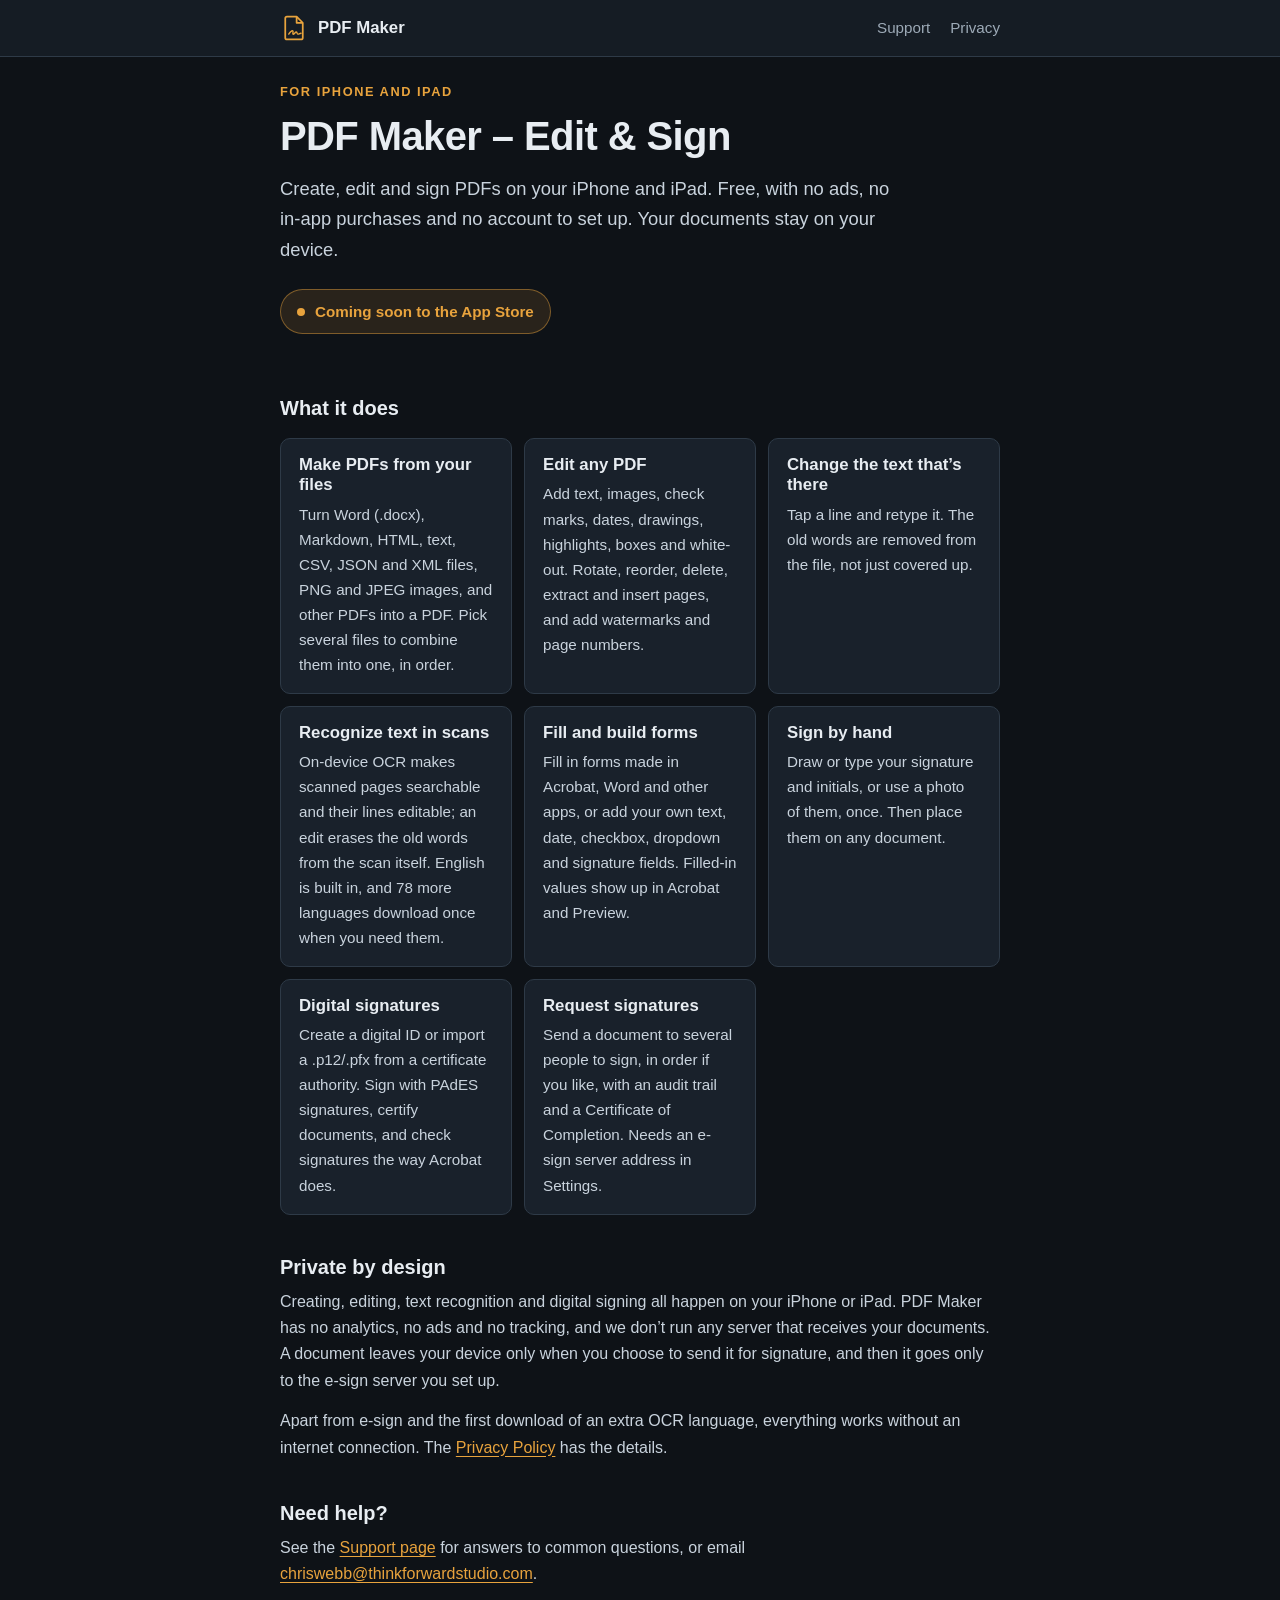
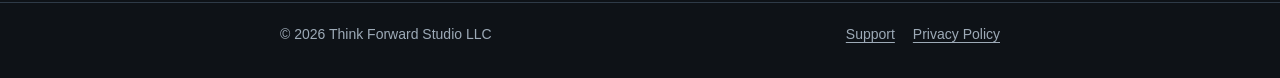
<file: index.html>
<!DOCTYPE html>
<html lang="en">
<head>
<meta charset="UTF-8">
<meta name="viewport" content="width=device-width, initial-scale=1.0">
<title>PDF Maker &ndash; Edit &amp; Sign</title>
<meta name="description" content="Create, edit and sign PDFs on iPhone and iPad. Free, no ads, and your documents stay on your device. By Think Forward Studio LLC.">
<meta name="theme-color" content="#0e1217">
<link rel="icon" href="data:image/svg+xml,%3Csvg xmlns='http://www.w3.org/2000/svg' viewBox='0 0 32 32'%3E%3Crect width='32' height='32' rx='7' fill='%230e1217'/%3E%3Cpath d='M10 5h9l6 6v14a2 2 0 0 1-2 2H10a2 2 0 0 1-2-2V7a2 2 0 0 1 2-2z' fill='none' stroke='%23e8a33d' stroke-width='2' stroke-linejoin='round'/%3E%3C/svg%3E">
<link rel="stylesheet" href="style.css">
</head>
<body>
<header class="site-header">
  <div class="wrap">
    <a class="brand" href="index.html">
      <svg class="mark" viewBox="0 0 32 32" aria-hidden="true"><path d="M8 3h11l7 7v17a2 2 0 0 1-2 2H8a2 2 0 0 1-2-2V5a2 2 0 0 1 2-2z" fill="none" stroke="currentColor" stroke-width="2" stroke-linejoin="round"/><path d="M19 3v7h7" fill="none" stroke="currentColor" stroke-width="2" stroke-linejoin="round"/><path d="M10 23c2-3 3.5-4.2 4.6-3.8 1.3.5-.9 3.5.4 3.9 1.1.4 2.4-2.7 3.7-2.5 1.1.2.6 2.2 1.7 2.4.9.2 1.9-.8 3.6-1" fill="none" stroke="currentColor" stroke-width="1.6" stroke-linecap="round" stroke-linejoin="round"/></svg>
      PDF Maker
    </a>
    <nav class="site-nav" aria-label="Site">
      <a href="support.html">Support</a>
      <a href="privacy.html">Privacy</a>
    </nav>
  </div>
</header>

<main class="wrap">
  <section class="hero">
    <p class="kicker">For iPhone and iPad</p>
    <h1>PDF Maker &ndash; Edit &amp; Sign</h1>
    <p class="lede">Create, edit and sign PDFs on your iPhone and iPad. Free, with no ads, no in-app purchases and no account to set up. Your documents stay on your device.</p>
    <p><span class="badge">Coming soon to the App Store</span></p>
  </section>

  <h2>What it does</h2>
  <div class="features">
    <div class="feature">
      <h3>Make PDFs from your files</h3>
      <p>Turn Word (.docx), Markdown, HTML, text, CSV, JSON and XML files, PNG and JPEG images, and other PDFs into a PDF. Pick several files to combine them into one, in order.</p>
    </div>
    <div class="feature">
      <h3>Edit any PDF</h3>
      <p>Add text, images, check marks, dates, drawings, highlights, boxes and white-out. Rotate, reorder, delete, extract and insert pages, and add watermarks and page numbers.</p>
    </div>
    <div class="feature">
      <h3>Change the text that&rsquo;s there</h3>
      <p>Tap a line and retype it. The old words are removed from the file, not just covered up.</p>
    </div>
    <div class="feature">
      <h3>Recognize text in scans</h3>
      <p>On-device OCR makes scanned pages searchable and their lines editable; an edit erases the old words from the scan itself. English is built in, and 78 more languages download once when you need them.</p>
    </div>
    <div class="feature">
      <h3>Fill and build forms</h3>
      <p>Fill in forms made in Acrobat, Word and other apps, or add your own text, date, checkbox, dropdown and signature fields. Filled-in values show up in Acrobat and Preview.</p>
    </div>
    <div class="feature">
      <h3>Sign by hand</h3>
      <p>Draw or type your signature and initials, or use a photo of them, once. Then place them on any document.</p>
    </div>
    <div class="feature">
      <h3>Digital signatures</h3>
      <p>Create a digital ID or import a .p12/.pfx from a certificate authority. Sign with PAdES signatures, certify documents, and check signatures the way Acrobat does.</p>
    </div>
    <div class="feature">
      <h3>Request signatures</h3>
      <p>Send a document to several people to sign, in order if you like, with an audit trail and a Certificate of Completion. Needs an e-sign server address in Settings.</p>
    </div>
  </div>

  <h2>Private by design</h2>
  <p>Creating, editing, text recognition and digital signing all happen on your iPhone or iPad. PDF Maker has no analytics, no ads and no tracking, and we don&rsquo;t run any server that receives your documents. A document leaves your device only when you choose to send it for signature, and then it goes only to the e-sign server you set up.</p>
  <p>Apart from e-sign and the first download of an extra OCR language, everything works without an internet connection. The <a href="privacy.html">Privacy Policy</a> has the details.</p>

  <h2>Need help?</h2>
  <p>See the <a href="support.html">Support page</a> for answers to common questions, or email <a href="mailto:chriswebb@thinkforwardstudio.com">chriswebb@thinkforwardstudio.com</a>.</p>
</main>

<footer class="site-footer">
  <div class="wrap">
    <p>&copy; 2026 Think Forward Studio LLC</p>
    <nav aria-label="Footer">
      <a href="support.html">Support</a>
      <a href="privacy.html">Privacy Policy</a>
    </nav>
  </div>
</footer>
</body>
</html>
</file>
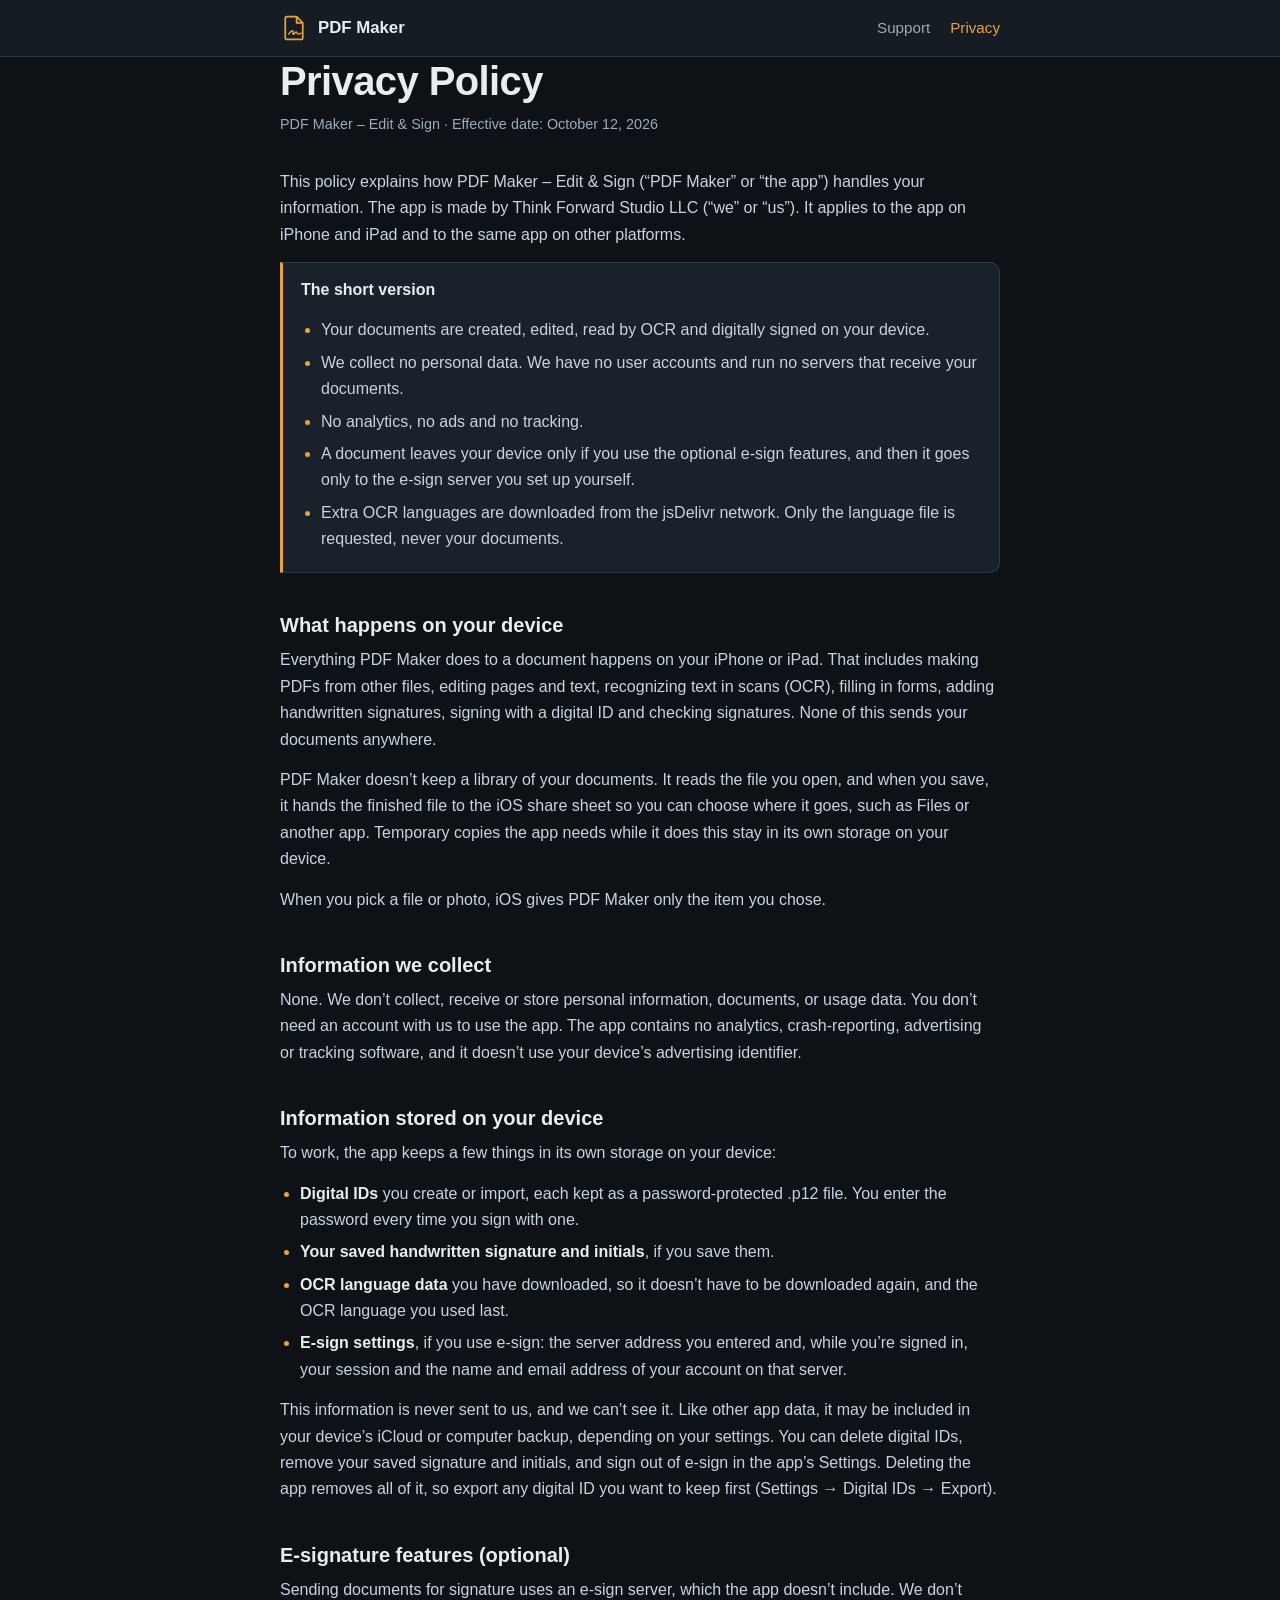
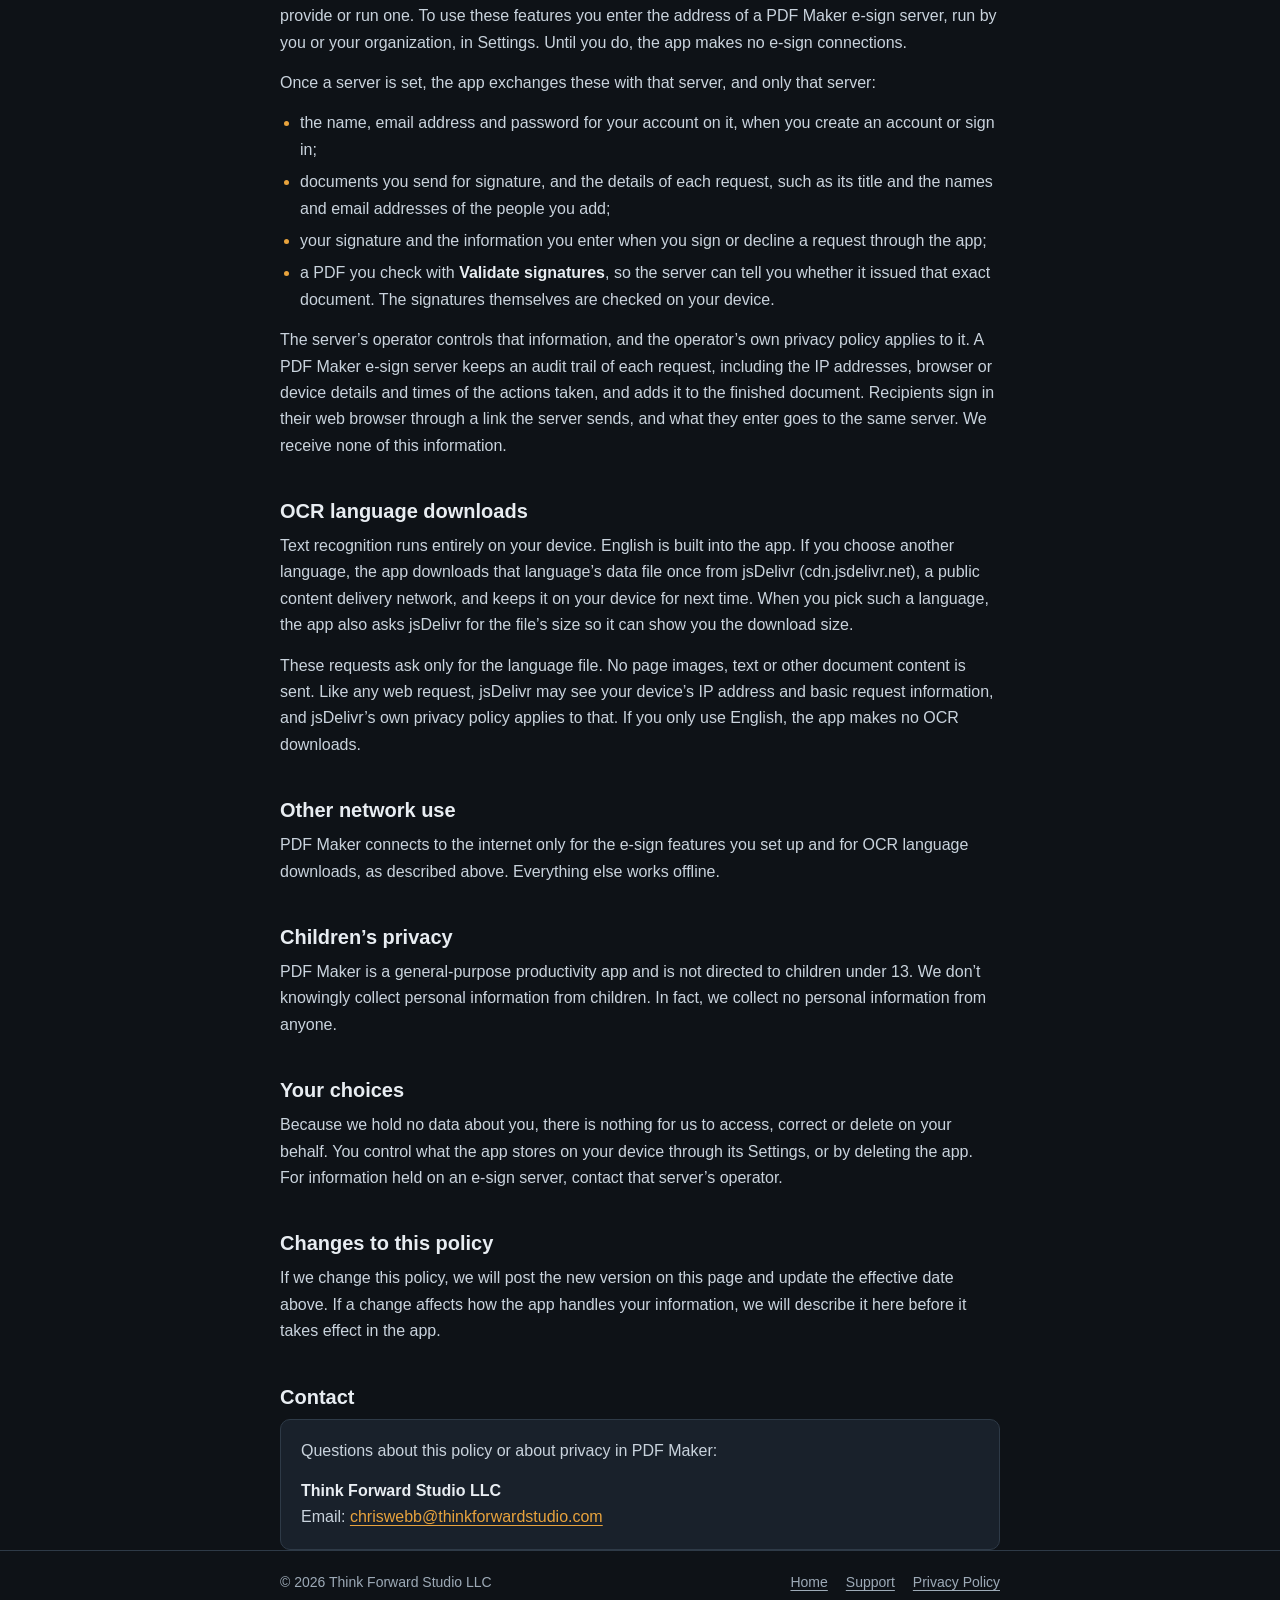
<file: privacy.html>
<!DOCTYPE html>
<html lang="en">
<head>
<meta charset="UTF-8">
<meta name="viewport" content="width=device-width, initial-scale=1.0">
<title>PDF Maker &ndash; Privacy Policy</title>
<meta name="description" content="Privacy Policy for PDF Maker &ndash; Edit &amp; Sign by Think Forward Studio LLC.">
<meta name="theme-color" content="#0e1217">
<link rel="icon" href="data:image/svg+xml,%3Csvg xmlns='http://www.w3.org/2000/svg' viewBox='0 0 32 32'%3E%3Crect width='32' height='32' rx='7' fill='%230e1217'/%3E%3Cpath d='M10 5h9l6 6v14a2 2 0 0 1-2 2H10a2 2 0 0 1-2-2V7a2 2 0 0 1 2-2z' fill='none' stroke='%23e8a33d' stroke-width='2' stroke-linejoin='round'/%3E%3C/svg%3E">
<link rel="stylesheet" href="style.css">
</head>
<body>
<header class="site-header">
  <div class="wrap">
    <a class="brand" href="index.html">
      <svg class="mark" viewBox="0 0 32 32" aria-hidden="true"><path d="M8 3h11l7 7v17a2 2 0 0 1-2 2H8a2 2 0 0 1-2-2V5a2 2 0 0 1 2-2z" fill="none" stroke="currentColor" stroke-width="2" stroke-linejoin="round"/><path d="M19 3v7h7" fill="none" stroke="currentColor" stroke-width="2" stroke-linejoin="round"/><path d="M10 23c2-3 3.5-4.2 4.6-3.8 1.3.5-.9 3.5.4 3.9 1.1.4 2.4-2.7 3.7-2.5 1.1.2.6 2.2 1.7 2.4.9.2 1.9-.8 3.6-1" fill="none" stroke="currentColor" stroke-width="1.6" stroke-linecap="round" stroke-linejoin="round"/></svg>
      PDF Maker
    </a>
    <nav class="site-nav" aria-label="Site">
      <a href="support.html">Support</a>
      <a href="privacy.html" aria-current="page">Privacy</a>
    </nav>
  </div>
</header>

<main class="wrap">
  <h1>Privacy Policy</h1>
  <p class="meta">PDF Maker &ndash; Edit &amp; Sign &middot; Effective date: October 12, 2026</p>

  <p>This policy explains how PDF Maker &ndash; Edit &amp; Sign (&ldquo;PDF Maker&rdquo; or &ldquo;the app&rdquo;) handles your information. The app is made by Think Forward Studio LLC (&ldquo;we&rdquo; or &ldquo;us&rdquo;). It applies to the app on iPhone and iPad and to the same app on other platforms.</p>

  <div class="note">
    <p><strong>The short version</strong></p>
    <ul>
      <li>Your documents are created, edited, read by OCR and digitally signed on your device.</li>
      <li>We collect no personal data. We have no user accounts and run no servers that receive your documents.</li>
      <li>No analytics, no ads and no tracking.</li>
      <li>A document leaves your device only if you use the optional e-sign features, and then it goes only to the e-sign server you set up yourself.</li>
      <li>Extra OCR languages are downloaded from the jsDelivr network. Only the language file is requested, never your documents.</li>
    </ul>
  </div>

  <h2>What happens on your device</h2>
  <p>Everything PDF Maker does to a document happens on your iPhone or iPad. That includes making PDFs from other files, editing pages and text, recognizing text in scans (OCR), filling in forms, adding handwritten signatures, signing with a digital ID and checking signatures. None of this sends your documents anywhere.</p>
  <p>PDF Maker doesn&rsquo;t keep a library of your documents. It reads the file you open, and when you save, it hands the finished file to the iOS share sheet so you can choose where it goes, such as Files or another app. Temporary copies the app needs while it does this stay in its own storage on your device.</p>
  <p>When you pick a file or photo, iOS gives PDF Maker only the item you chose.</p>

  <h2>Information we collect</h2>
  <p>None. We don&rsquo;t collect, receive or store personal information, documents, or usage data. You don&rsquo;t need an account with us to use the app. The app contains no analytics, crash-reporting, advertising or tracking software, and it doesn&rsquo;t use your device&rsquo;s advertising identifier.</p>

  <h2>Information stored on your device</h2>
  <p>To work, the app keeps a few things in its own storage on your device:</p>
  <ul>
    <li><strong>Digital IDs</strong> you create or import, each kept as a password-protected .p12 file. You enter the password every time you sign with one.</li>
    <li><strong>Your saved handwritten signature and initials</strong>, if you save them.</li>
    <li><strong>OCR language data</strong> you have downloaded, so it doesn&rsquo;t have to be downloaded again, and the OCR language you used last.</li>
    <li><strong>E-sign settings</strong>, if you use e-sign: the server address you entered and, while you&rsquo;re signed in, your session and the name and email address of your account on that server.</li>
  </ul>
  <p>This information is never sent to us, and we can&rsquo;t see it. Like other app data, it may be included in your device&rsquo;s iCloud or computer backup, depending on your settings. You can delete digital IDs, remove your saved signature and initials, and sign out of e-sign in the app&rsquo;s Settings. Deleting the app removes all of it, so export any digital ID you want to keep first (Settings &rarr; Digital IDs &rarr; Export).</p>

  <h2>E-signature features (optional)</h2>
  <p>Sending documents for signature uses an e-sign server, which the app doesn&rsquo;t include. We don&rsquo;t provide or run one. To use these features you enter the address of a PDF Maker e-sign server, run by you or your organization, in Settings. Until you do, the app makes no e-sign connections.</p>
  <p>Once a server is set, the app exchanges these with that server, and only that server:</p>
  <ul>
    <li>the name, email address and password for your account on it, when you create an account or sign in;</li>
    <li>documents you send for signature, and the details of each request, such as its title and the names and email addresses of the people you add;</li>
    <li>your signature and the information you enter when you sign or decline a request through the app;</li>
    <li>a PDF you check with <strong>Validate signatures</strong>, so the server can tell you whether it issued that exact document. The signatures themselves are checked on your device.</li>
  </ul>
  <p>The server&rsquo;s operator controls that information, and the operator&rsquo;s own privacy policy applies to it. A PDF Maker e-sign server keeps an audit trail of each request, including the IP addresses, browser or device details and times of the actions taken, and adds it to the finished document. Recipients sign in their web browser through a link the server sends, and what they enter goes to the same server. We receive none of this information.</p>

  <h2>OCR language downloads</h2>
  <p>Text recognition runs entirely on your device. English is built into the app. If you choose another language, the app downloads that language&rsquo;s data file once from jsDelivr (cdn.jsdelivr.net), a public content delivery network, and keeps it on your device for next time. When you pick such a language, the app also asks jsDelivr for the file&rsquo;s size so it can show you the download size.</p>
  <p>These requests ask only for the language file. No page images, text or other document content is sent. Like any web request, jsDelivr may see your device&rsquo;s IP address and basic request information, and jsDelivr&rsquo;s own privacy policy applies to that. If you only use English, the app makes no OCR downloads.</p>

  <h2>Other network use</h2>
  <p>PDF Maker connects to the internet only for the e-sign features you set up and for OCR language downloads, as described above. Everything else works offline.</p>

  <h2>Children&rsquo;s privacy</h2>
  <p>PDF Maker is a general-purpose productivity app and is not directed to children under 13. We don&rsquo;t knowingly collect personal information from children. In fact, we collect no personal information from anyone.</p>

  <h2>Your choices</h2>
  <p>Because we hold no data about you, there is nothing for us to access, correct or delete on your behalf. You control what the app stores on your device through its Settings, or by deleting the app. For information held on an e-sign server, contact that server&rsquo;s operator.</p>

  <h2>Changes to this policy</h2>
  <p>If we change this policy, we will post the new version on this page and update the effective date above. If a change affects how the app handles your information, we will describe it here before it takes effect in the app.</p>

  <h2>Contact</h2>
  <div class="contact">
    <p>Questions about this policy or about privacy in PDF Maker:</p>
    <p><strong>Think Forward Studio LLC</strong><br>
    Email: <a href="mailto:chriswebb@thinkforwardstudio.com">chriswebb@thinkforwardstudio.com</a></p>
  </div>
</main>

<footer class="site-footer">
  <div class="wrap">
    <p>&copy; 2026 Think Forward Studio LLC</p>
    <nav aria-label="Footer">
      <a href="index.html">Home</a>
      <a href="support.html">Support</a>
      <a href="privacy.html">Privacy Policy</a>
    </nav>
  </div>
</footer>
</body>
</html>
</file>
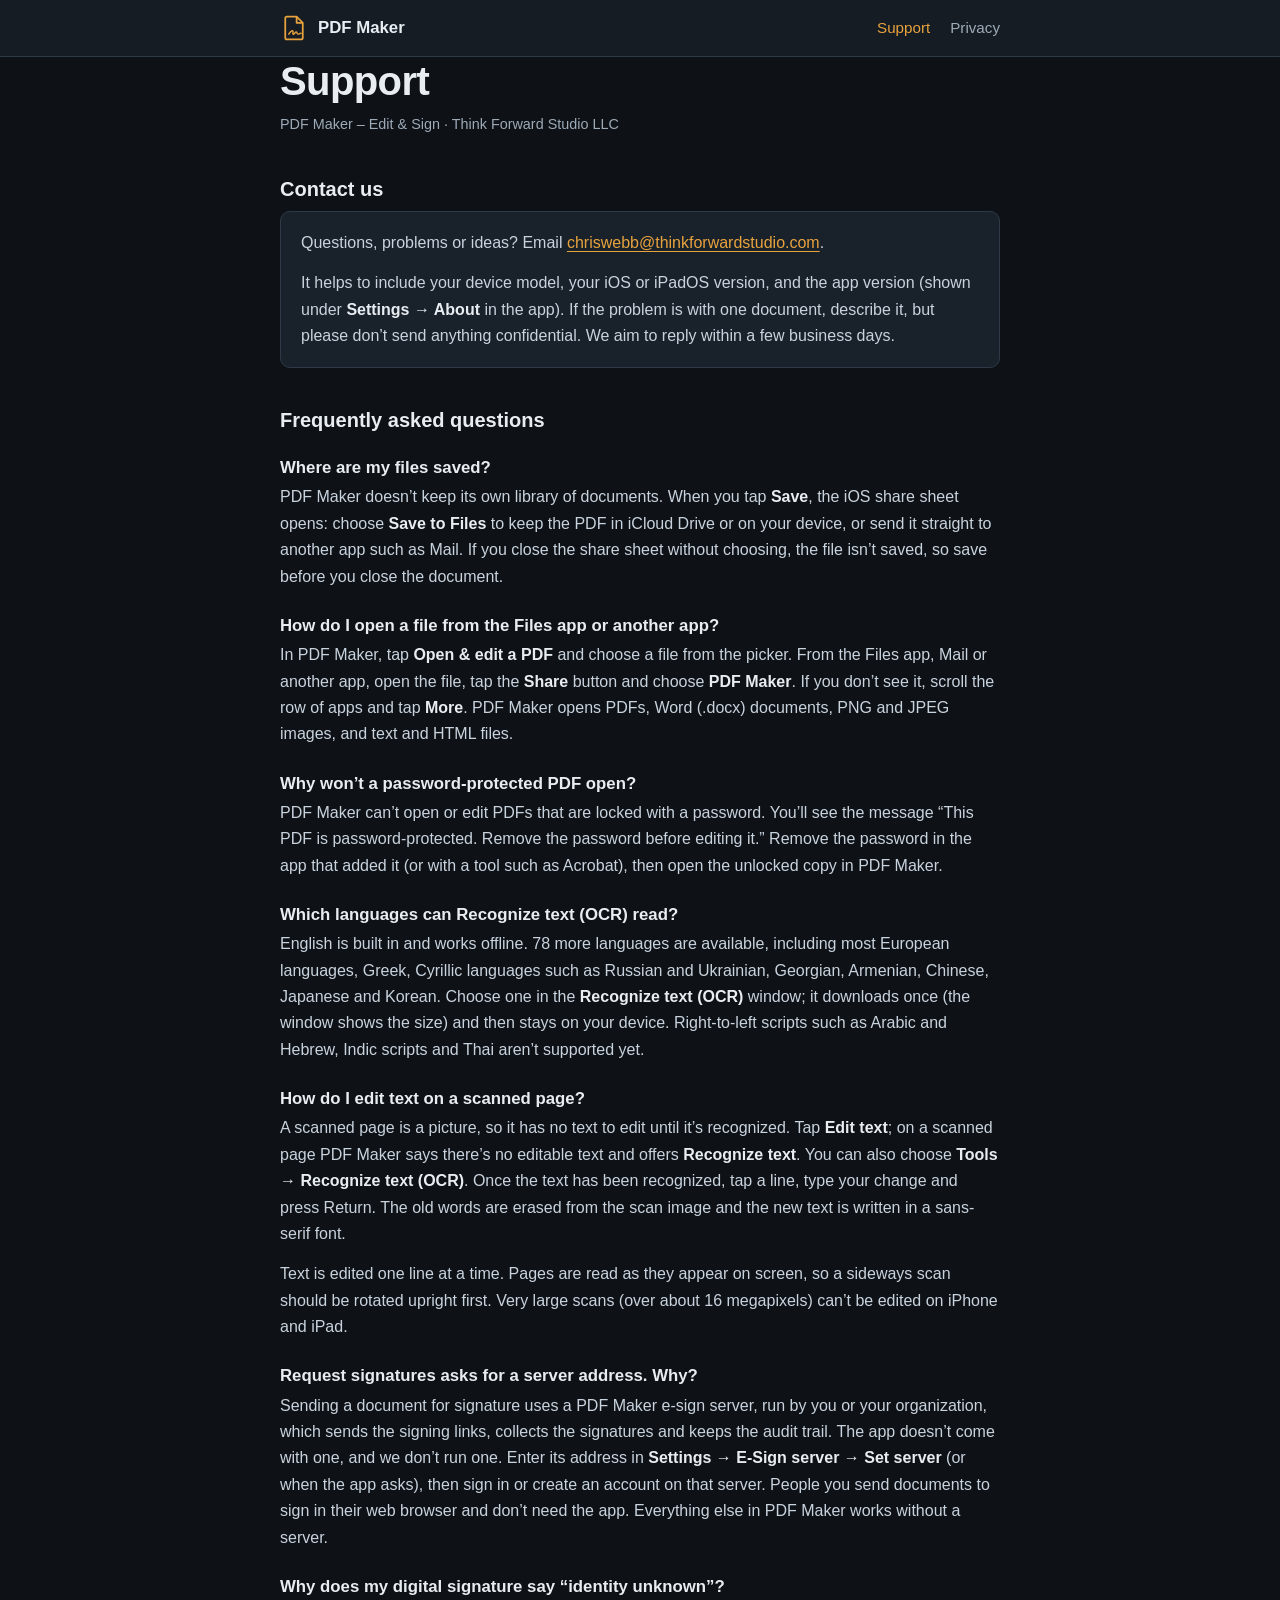
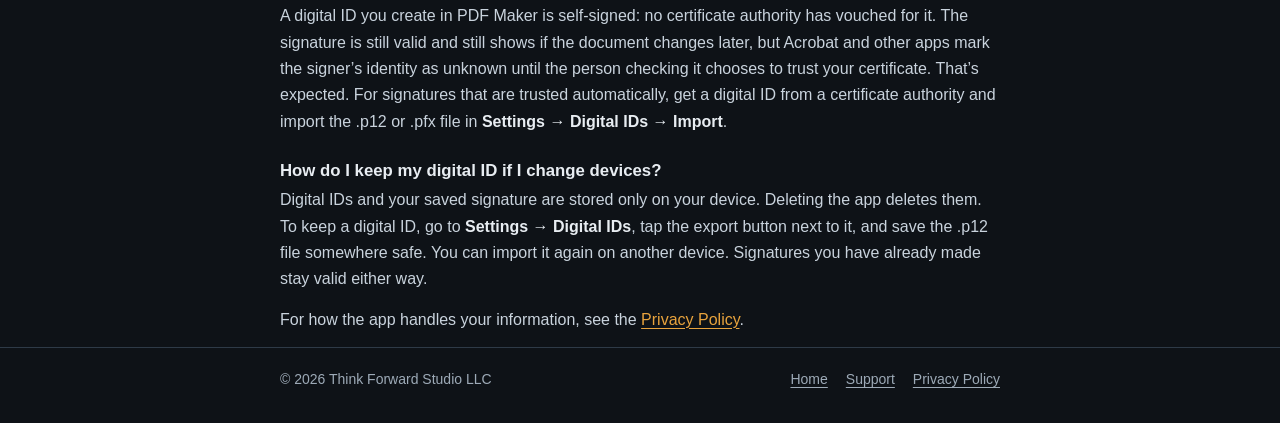
<file: support.html>
<!DOCTYPE html>
<html lang="en">
<head>
<meta charset="UTF-8">
<meta name="viewport" content="width=device-width, initial-scale=1.0">
<title>PDF Maker &ndash; Support</title>
<meta name="description" content="Help and frequently asked questions for PDF Maker &ndash; Edit &amp; Sign by Think Forward Studio LLC.">
<meta name="theme-color" content="#0e1217">
<link rel="icon" href="data:image/svg+xml,%3Csvg xmlns='http://www.w3.org/2000/svg' viewBox='0 0 32 32'%3E%3Crect width='32' height='32' rx='7' fill='%230e1217'/%3E%3Cpath d='M10 5h9l6 6v14a2 2 0 0 1-2 2H10a2 2 0 0 1-2-2V7a2 2 0 0 1 2-2z' fill='none' stroke='%23e8a33d' stroke-width='2' stroke-linejoin='round'/%3E%3C/svg%3E">
<link rel="stylesheet" href="style.css">
</head>
<body>
<header class="site-header">
  <div class="wrap">
    <a class="brand" href="index.html">
      <svg class="mark" viewBox="0 0 32 32" aria-hidden="true"><path d="M8 3h11l7 7v17a2 2 0 0 1-2 2H8a2 2 0 0 1-2-2V5a2 2 0 0 1 2-2z" fill="none" stroke="currentColor" stroke-width="2" stroke-linejoin="round"/><path d="M19 3v7h7" fill="none" stroke="currentColor" stroke-width="2" stroke-linejoin="round"/><path d="M10 23c2-3 3.5-4.2 4.6-3.8 1.3.5-.9 3.5.4 3.9 1.1.4 2.4-2.7 3.7-2.5 1.1.2.6 2.2 1.7 2.4.9.2 1.9-.8 3.6-1" fill="none" stroke="currentColor" stroke-width="1.6" stroke-linecap="round" stroke-linejoin="round"/></svg>
      PDF Maker
    </a>
    <nav class="site-nav" aria-label="Site">
      <a href="support.html" aria-current="page">Support</a>
      <a href="privacy.html">Privacy</a>
    </nav>
  </div>
</header>

<main class="wrap">
  <h1>Support</h1>
  <p class="meta">PDF Maker &ndash; Edit &amp; Sign &middot; Think Forward Studio LLC</p>

  <h2>Contact us</h2>
  <div class="contact">
    <p>Questions, problems or ideas? Email <a href="mailto:chriswebb@thinkforwardstudio.com">chriswebb@thinkforwardstudio.com</a>.</p>
    <p>It helps to include your device model, your iOS or iPadOS version, and the app version (shown under <strong>Settings &rarr; About</strong> in the app). If the problem is with one document, describe it, but please don&rsquo;t send anything confidential. We aim to reply within a few business days.</p>
  </div>

  <h2>Frequently asked questions</h2>

  <h3>Where are my files saved?</h3>
  <p>PDF Maker doesn&rsquo;t keep its own library of documents. When you tap <strong>Save</strong>, the iOS share sheet opens: choose <strong>Save to Files</strong> to keep the PDF in iCloud Drive or on your device, or send it straight to another app such as Mail. If you close the share sheet without choosing, the file isn&rsquo;t saved, so save before you close the document.</p>

  <h3>How do I open a file from the Files app or another app?</h3>
  <p>In PDF Maker, tap <strong>Open &amp; edit a PDF</strong> and choose a file from the picker. From the Files app, Mail or another app, open the file, tap the <strong>Share</strong> button and choose <strong>PDF Maker</strong>. If you don&rsquo;t see it, scroll the row of apps and tap <strong>More</strong>. PDF Maker opens PDFs, Word (.docx) documents, PNG and JPEG images, and text and HTML files.</p>

  <h3>Why won&rsquo;t a password-protected PDF open?</h3>
  <p>PDF Maker can&rsquo;t open or edit PDFs that are locked with a password. You&rsquo;ll see the message &ldquo;This PDF is password-protected. Remove the password before editing it.&rdquo; Remove the password in the app that added it (or with a tool such as Acrobat), then open the unlocked copy in PDF Maker.</p>

  <h3>Which languages can Recognize text (OCR) read?</h3>
  <p>English is built in and works offline. 78 more languages are available, including most European languages, Greek, Cyrillic languages such as Russian and Ukrainian, Georgian, Armenian, Chinese, Japanese and Korean. Choose one in the <strong>Recognize text (OCR)</strong> window; it downloads once (the window shows the size) and then stays on your device. Right-to-left scripts such as Arabic and Hebrew, Indic scripts and Thai aren&rsquo;t supported yet.</p>

  <h3>How do I edit text on a scanned page?</h3>
  <p>A scanned page is a picture, so it has no text to edit until it&rsquo;s recognized. Tap <strong>Edit text</strong>; on a scanned page PDF Maker says there&rsquo;s no editable text and offers <strong>Recognize text</strong>. You can also choose <strong>Tools &rarr; Recognize text (OCR)</strong>. Once the text has been recognized, tap a line, type your change and press Return. The old words are erased from the scan image and the new text is written in a sans-serif font.</p>
  <p>Text is edited one line at a time. Pages are read as they appear on screen, so a sideways scan should be rotated upright first. Very large scans (over about 16 megapixels) can&rsquo;t be edited on iPhone and iPad.</p>

  <h3>Request signatures asks for a server address. Why?</h3>
  <p>Sending a document for signature uses a PDF Maker e-sign server, run by you or your organization, which sends the signing links, collects the signatures and keeps the audit trail. The app doesn&rsquo;t come with one, and we don&rsquo;t run one. Enter its address in <strong>Settings &rarr; E-Sign server &rarr; Set server</strong> (or when the app asks), then sign in or create an account on that server. People you send documents to sign in their web browser and don&rsquo;t need the app. Everything else in PDF Maker works without a server.</p>

  <h3>Why does my digital signature say &ldquo;identity unknown&rdquo;?</h3>
  <p>A digital ID you create in PDF Maker is self-signed: no certificate authority has vouched for it. The signature is still valid and still shows if the document changes later, but Acrobat and other apps mark the signer&rsquo;s identity as unknown until the person checking it chooses to trust your certificate. That&rsquo;s expected. For signatures that are trusted automatically, get a digital ID from a certificate authority and import the .p12 or .pfx file in <strong>Settings &rarr; Digital IDs &rarr; Import</strong>.</p>

  <h3>How do I keep my digital ID if I change devices?</h3>
  <p>Digital IDs and your saved signature are stored only on your device. Deleting the app deletes them. To keep a digital ID, go to <strong>Settings &rarr; Digital IDs</strong>, tap the export button next to it, and save the .p12 file somewhere safe. You can import it again on another device. Signatures you have already made stay valid either way.</p>

  <p>For how the app handles your information, see the <a href="privacy.html">Privacy Policy</a>.</p>
</main>

<footer class="site-footer">
  <div class="wrap">
    <p>&copy; 2026 Think Forward Studio LLC</p>
    <nav aria-label="Footer">
      <a href="index.html">Home</a>
      <a href="support.html">Support</a>
      <a href="privacy.html">Privacy Policy</a>
    </nav>
  </div>
</footer>
</body>
</html>
</file>
<file: style.css>
/* PDF Maker – Edit & Sign: support site. Dark with a gold accent, matching the app. */
:root {
  --bg: #0e1217;
  --surface: #151c24;
  --surface-2: #19212b;
  --border: #2e3a47;
  --text: #e8edf2;
  --text-2: #c9d3dd;
  --text-3: #9daab7;
  --gold: #e8a33d;
  --gold-hover: #f2b95c;
  --gold-soft: rgb(232 163 61 / 12%);
  --gold-line: rgb(232 163 61 / 45%);
  --radius: 10px;
  --font: -apple-system, BlinkMacSystemFont, "Segoe UI", Roboto, "Helvetica Neue", Arial, sans-serif;
  color-scheme: dark;
}

* { box-sizing: border-box; }

html { -webkit-text-size-adjust: 100%; }

body {
  margin: 0;
  font-family: var(--font);
  font-size: 1rem;
  line-height: 1.65;
  color: var(--text-2);
  background: var(--bg);
}

.wrap {
  max-width: 760px;
  margin: 0 auto;
  padding: 0 20px;
}

/* Header */
.site-header {
  border-bottom: 1px solid var(--border);
  background: var(--surface);
}
.site-header .wrap {
  display: flex;
  flex-wrap: wrap;
  align-items: center;
  justify-content: space-between;
  gap: 8px 20px;
  padding-top: 14px;
  padding-bottom: 14px;
}
.brand {
  display: inline-flex;
  align-items: center;
  gap: 10px;
  color: var(--text);
  font-weight: 650;
  font-size: 1.05rem;
  text-decoration: none;
}
.brand:hover { color: var(--text); }
.mark { width: 28px; height: 28px; color: var(--gold); flex: none; }
.site-nav { display: flex; gap: 20px; }
.site-nav a {
  color: var(--text-3);
  text-decoration: none;
  font-size: .95rem;
}
.site-nav a:hover { color: var(--text); }
.site-nav a[aria-current="page"] { color: var(--gold); }

/* Content */
main { padding: 40px 0 56px; }

h1, h2, h3 { color: var(--text); line-height: 1.2; }
h1 {
  font-size: clamp(1.8rem, 6vw, 2.5rem);
  letter-spacing: -0.015em;
  margin: 0 0 8px;
}
h2 { font-size: 1.25rem; margin: 40px 0 10px; }
h3 { font-size: 1.05rem; margin: 26px 0 6px; }
p { margin: 0 0 14px; }
strong { color: var(--text); font-weight: 600; }
ul { margin: 0 0 14px; padding-left: 1.25em; }
li { margin: 6px 0; }
li::marker { color: var(--gold); }

a { color: var(--gold); text-underline-offset: 3px; }
a:hover { color: var(--gold-hover); }
a:focus-visible { outline: 2px solid var(--gold); outline-offset: 3px; border-radius: 2px; }

.meta { color: var(--text-3); font-size: .9rem; margin: 0 0 32px; }

.kicker {
  color: var(--gold);
  font-size: .8rem;
  font-weight: 650;
  letter-spacing: .12em;
  text-transform: uppercase;
  margin: 0 0 10px;
}

/* Home page */
.hero { padding: 24px 0 8px; }
.lede {
  font-size: 1.15rem;
  color: var(--text-2);
  max-width: 34em;
  margin: 14px 0 24px;
}
.badge {
  display: inline-flex;
  align-items: center;
  gap: 10px;
  padding: 9px 16px;
  border: 1px solid var(--gold-line);
  border-radius: 999px;
  background: var(--gold-soft);
  color: var(--gold);
  font-weight: 600;
  font-size: .95rem;
}
.badge::before {
  content: "";
  width: 8px;
  height: 8px;
  border-radius: 50%;
  background: var(--gold);
}

.features {
  display: grid;
  grid-template-columns: repeat(auto-fit, minmax(min(100%, 220px), 1fr));
  gap: 12px;
  margin: 18px 0 0;
}
.feature {
  background: var(--surface-2);
  border: 1px solid var(--border);
  border-radius: var(--radius);
  padding: 16px 18px;
}
.feature h3 { margin: 0 0 6px; }
.feature p { margin: 0; font-size: .95rem; }

.note {
  background: var(--surface-2);
  border: 1px solid var(--border);
  border-left: 3px solid var(--gold);
  border-radius: 0 var(--radius) var(--radius) 0;
  padding: 14px 18px;
  margin: 0 0 16px;
}
.note p:last-child, .note ul:last-child { margin-bottom: 0; }

.contact {
  background: var(--surface-2);
  border: 1px solid var(--border);
  border-radius: var(--radius);
  padding: 18px 20px;
}
.contact p:last-child { margin-bottom: 0; }

code {
  font-family: ui-monospace, SFMono-Regular, Menlo, Consolas, monospace;
  font-size: .9em;
  color: var(--text);
  background: var(--surface-2);
  border: 1px solid var(--border);
  border-radius: 4px;
  padding: 1px 5px;
}

/* Footer */
.site-footer {
  border-top: 1px solid var(--border);
  color: var(--text-3);
  font-size: .875rem;
}
.site-footer .wrap {
  display: flex;
  flex-wrap: wrap;
  justify-content: space-between;
  gap: 8px 20px;
  padding-top: 20px;
  padding-bottom: 32px;
}
.site-footer p { margin: 0; }
.site-footer a { color: var(--text-3); }
.site-footer a:hover { color: var(--text); }
.site-footer nav { display: flex; gap: 18px; }

@media print {
  :root {
    --bg: #fff;
    --surface: #fff;
    --surface-2: #fff;
    --border: #ccc;
    --text: #000;
    --text-2: #222;
    --text-3: #555;
    --gold: #8a5a10;
    --gold-hover: #8a5a10;
    --gold-soft: transparent;
    --gold-line: #8a5a10;
  }
  .site-nav { display: none; }
}
</file>
